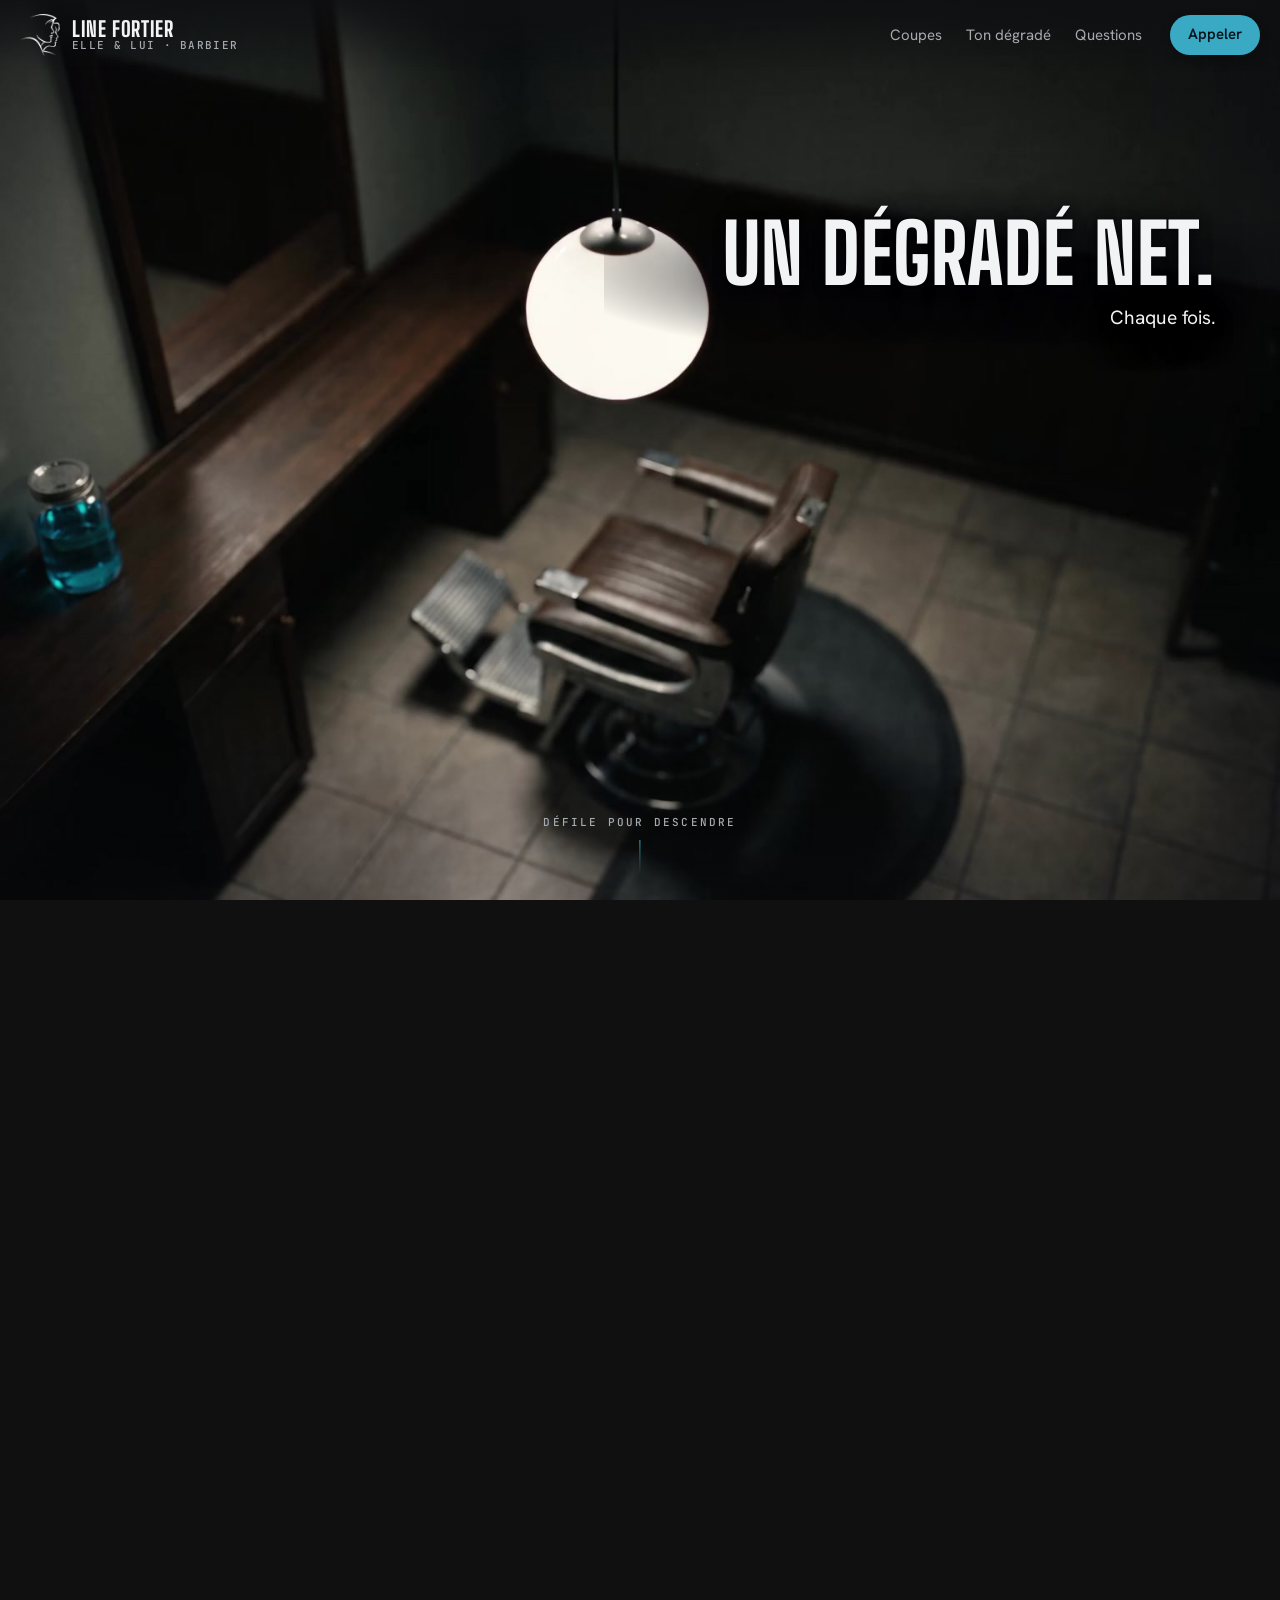
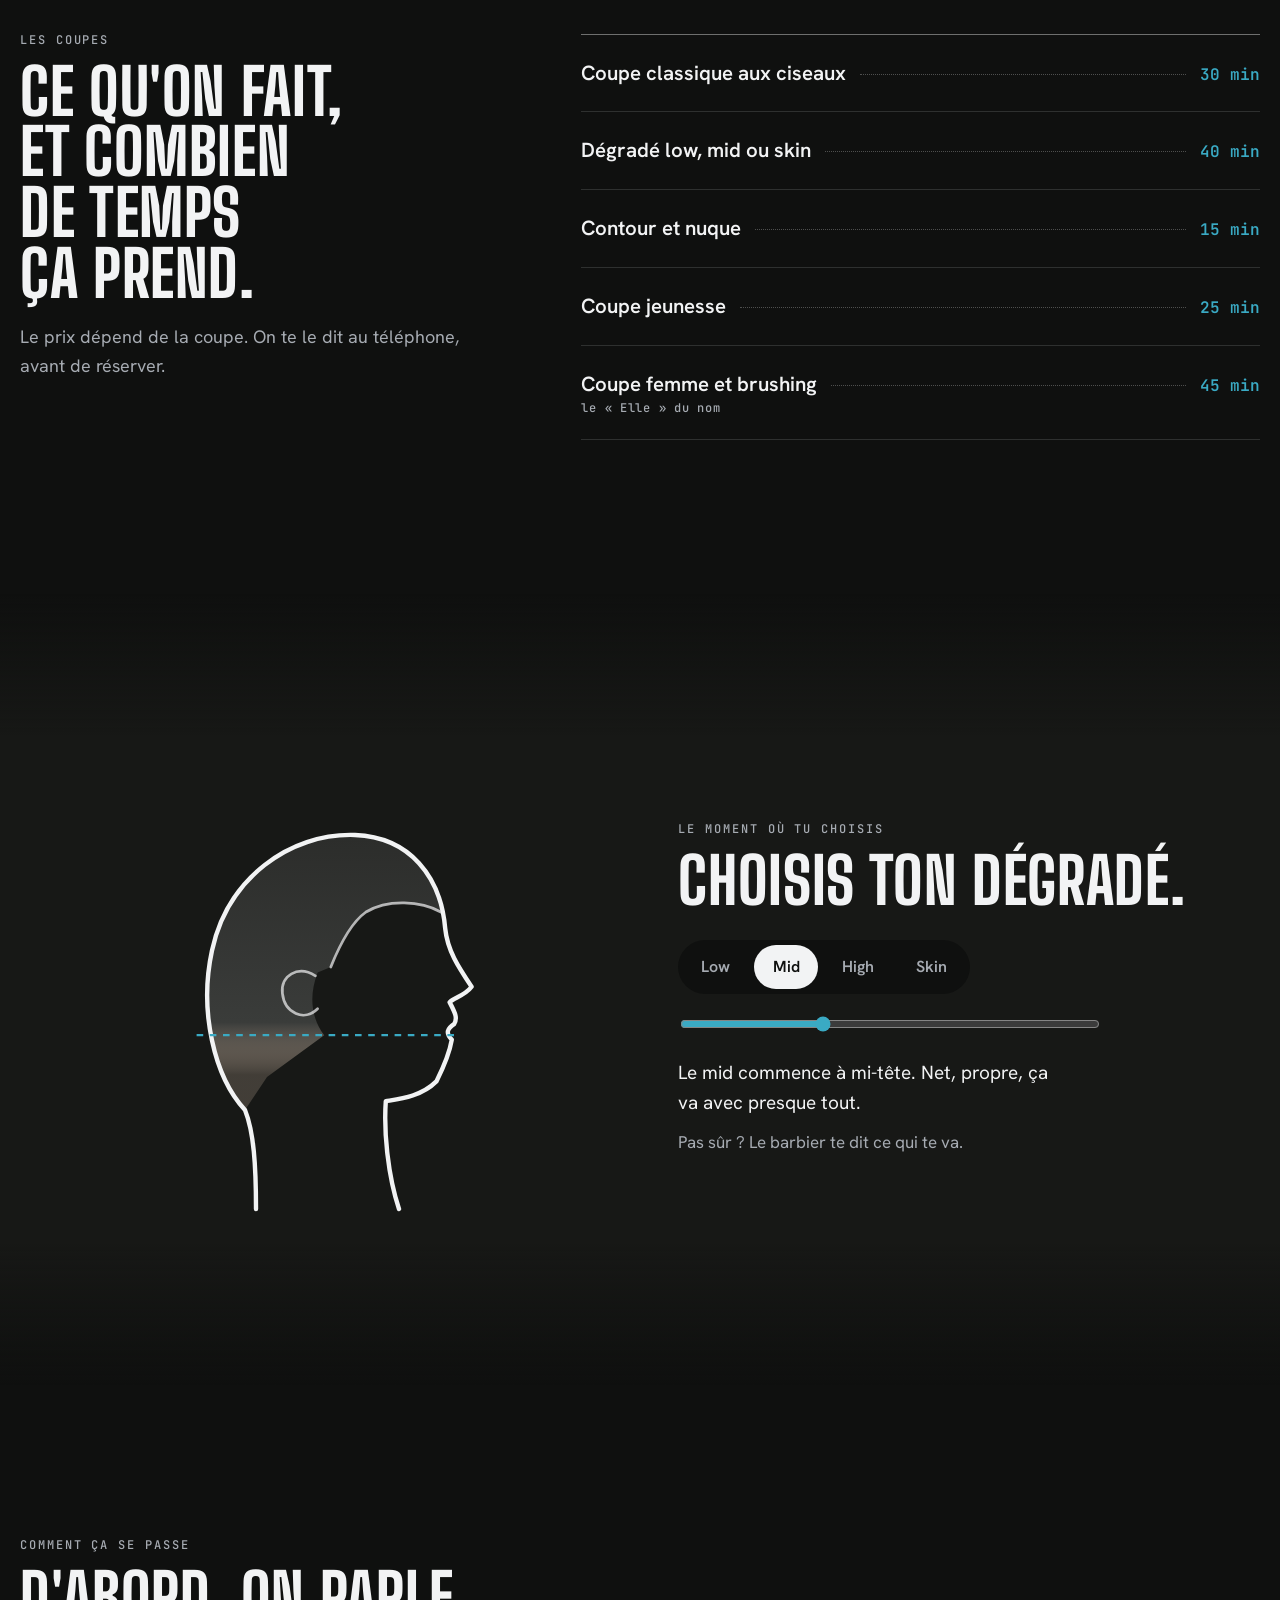
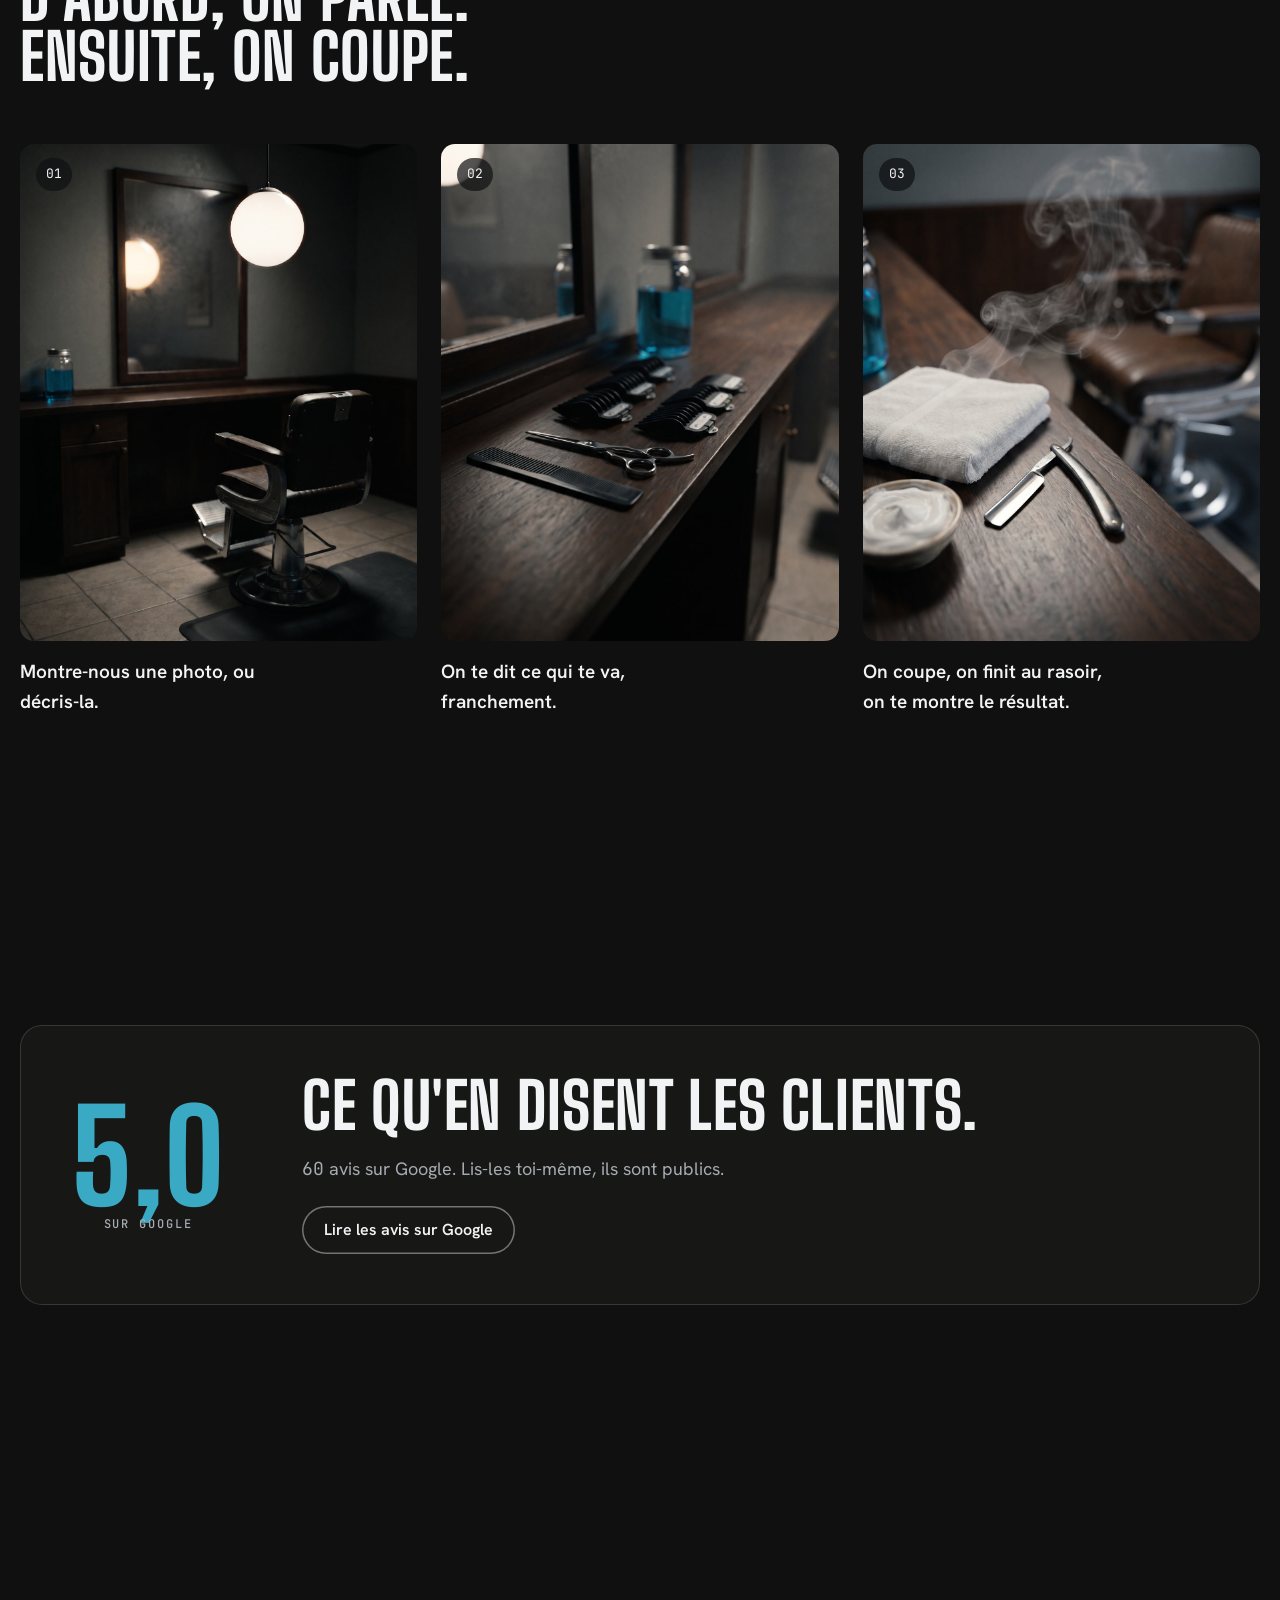
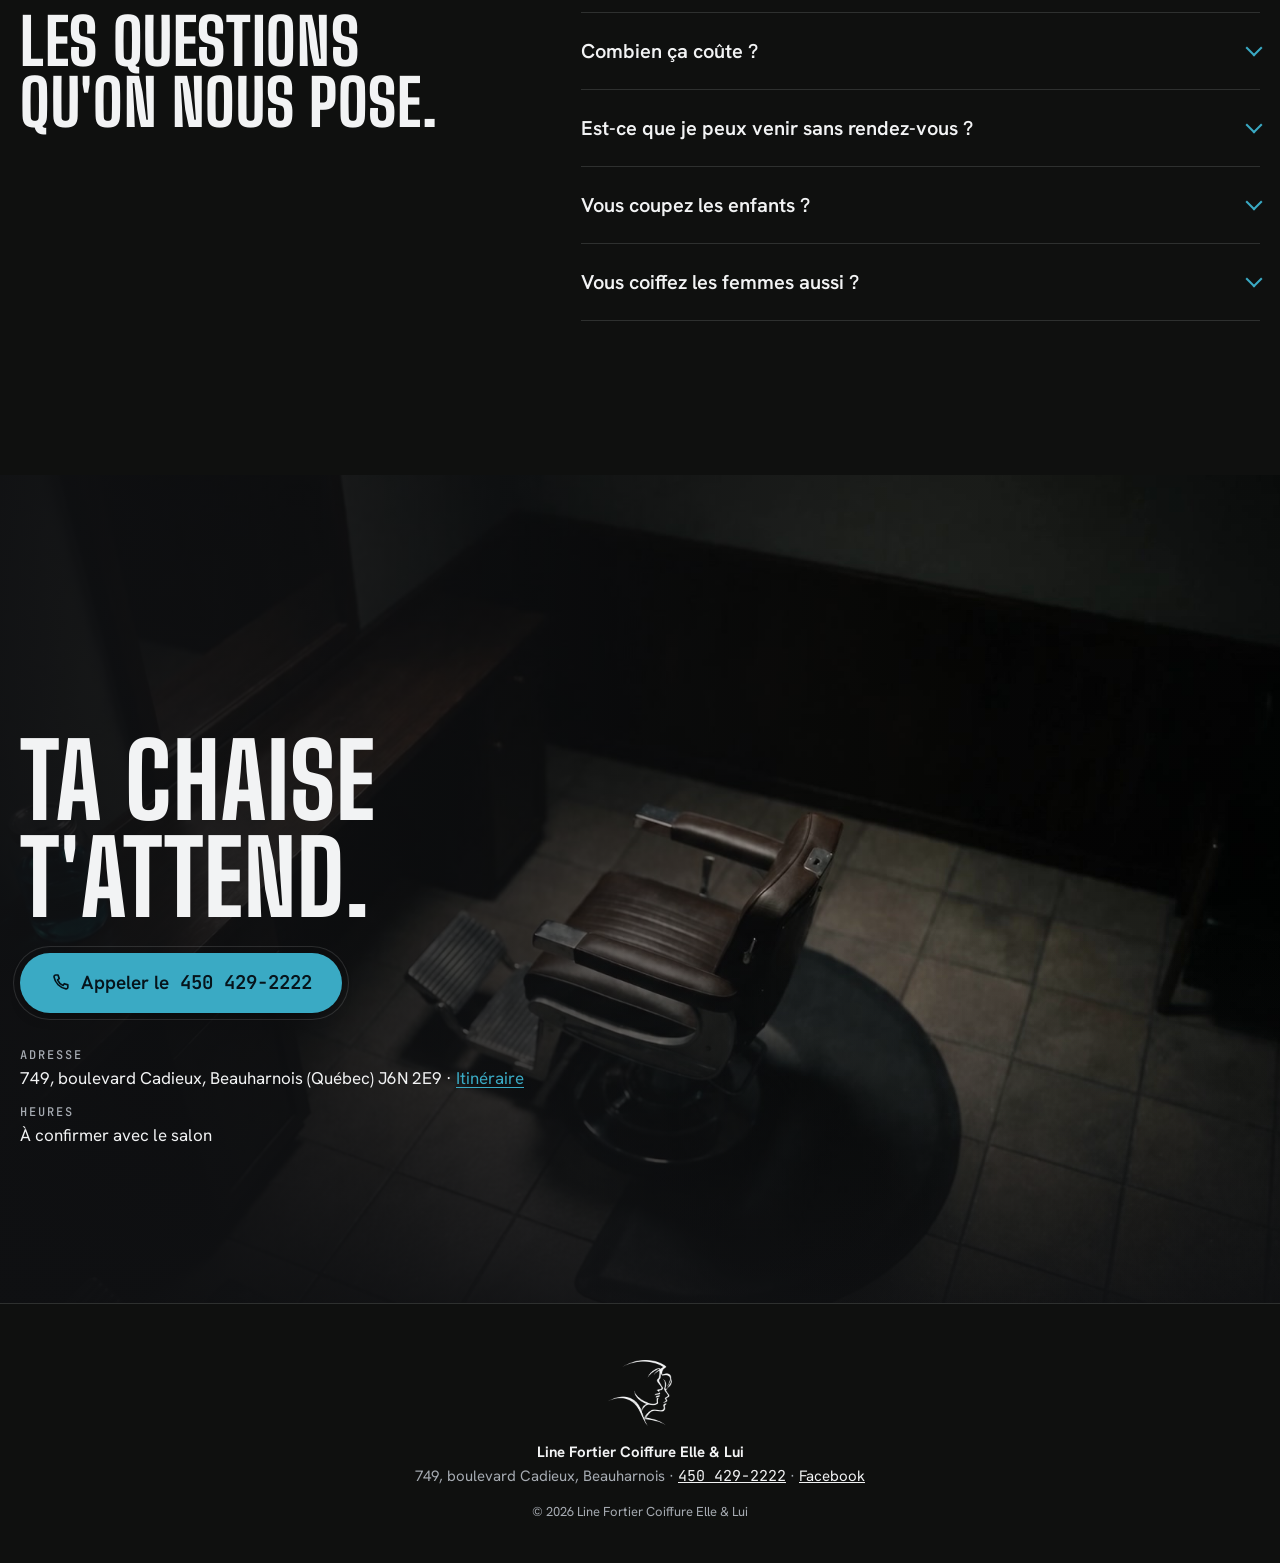
<file: clients/line-fortier-barbier/index.html>
<!doctype html>
<html lang="fr-CA">
<head>
<meta charset="utf-8">
<meta name="viewport" content="width=device-width, initial-scale=1, viewport-fit=cover">
<title>Barbier à Beauharnois · Line Fortier Coiffure Elle &amp; Lui</title>
<meta name="description" content="Barbier au 749, boulevard Cadieux, à Beauharnois. Dégradés nets, coupes aux ciseaux, contour et nuque. Ta chaise t'attend : appelle le 450 429-2222.">
<meta name="theme-color" content="#0f100f">
<link rel="icon" type="image/png" href="assets/favicon.png">
<!-- DEPLOY STEP : remplacer par l'adresse en ligne absolue -->
<meta property="og:type" content="website">
<meta property="og:locale" content="fr_CA">
<meta property="og:title" content="Line Fortier Coiffure Elle & Lui · Barbier à Beauharnois">
<meta property="og:description" content="Un dégradé net, chaque fois. 749, boulevard Cadieux, Beauharnois. 450 429-2222.">
<meta property="og:image" content="assets/hero-ending.jpg">
<meta property="og:url" content="https://example.com/">
<link rel="preconnect" href="https://fonts.googleapis.com">
<link rel="preconnect" href="https://fonts.gstatic.com" crossorigin>
<link rel="stylesheet" href="https://fonts.googleapis.com/css2?family=Big+Shoulders+Display:wght@700;800&family=Hanken+Grotesk:wght@400;600&family=JetBrains+Mono:wght@500&display=swap">
<link rel="stylesheet" href="assets/site.css">
<script type="application/ld+json">
{"@context":"https://schema.org","@type":"BarberShop","name":"Line Fortier Coiffure Elle & Lui","telephone":"+1-450-429-2222","address":{"@type":"PostalAddress","streetAddress":"749, boulevard Cadieux","addressLocality":"Beauharnois","addressRegion":"QC","postalCode":"J6N 2E9","addressCountry":"CA"},"areaServed":"Beauharnois","sameAs":["https://www.facebook.com/LFCellelui/"]}
</script>
</head>
<body>
<a class="skip" href="#main">Aller au contenu</a>
<div class="env" aria-hidden="true"></div>

<header class="nav" id="nav">
  <a class="brand" href="#top" aria-label="Line Fortier Coiffure, retour en haut">
    <img src="assets/logo.png" alt="" width="40" height="42">
    <span><b>Line Fortier</b><small>Elle &amp; Lui · Barbier</small></span>
  </a>
  <nav class="links" aria-label="Sections">
    <a href="#coupes">Coupes</a>
    <a href="#degrade">Ton dégradé</a>
    <a href="#questions">Questions</a>
  </nav>
  <a class="btn btn-accent btn-sm" href="tel:+14504292222">Appeler</a>
</header>

<main id="main" tabindex="-1">

<!-- ======= HERO : la caméra descend vers la chaise ======= -->
<section class="hero" id="top" aria-label="Ta chaise t'attend">
  <div class="stage" id="stage">
    <div class="poster" id="poster"></div>
    <video id="hero" preload="none" muted playsinline aria-hidden="true" tabindex="-1"></video>
    <div class="scrim" aria-hidden="true"></div>

    <div class="band b1 pos-r" data-a="0" data-b="0.26">
      <p class="sr">Un dégradé net. Chaque fois.</p>
      <div class="split blur" aria-hidden="true"><span class="soft">Un dégradé net.</span><span class="sharp">Un dégradé net.</span></div>
      <p class="sub" aria-hidden="true">Chaque fois.</p>
    </div>
    <div class="band b2 pos-r" data-a="0.30" data-b="0.54">
      <p class="sr">Pas de coupe pressée. On prend le temps de t'écouter.</p>
      <div class="split drift" aria-hidden="true" data-text="Pas de coupe pressée."></div>
      <p class="sub" aria-hidden="true">On prend le temps de t'écouter.</p>
    </div>
    <div class="band b3 pos-r" data-a="0.58" data-b="0.78" data-spread="0.5">
      <p class="sr">Pas d'attente. À l'heure dite, ta chaise est prête.</p>
      <div class="split snap" aria-hidden="true" data-text="Pas d'attente."></div>
      <p class="sub" aria-hidden="true">À l'heure dite, ta chaise est prête.</p>
    </div>
    <div class="band b4 settle pos-l" data-a="0.84" data-b="1">
      <h1 class="sr">Ta chaise t'attend. Barbier au 749, boulevard Cadieux, à Beauharnois.</h1>
      <div class="split rise" aria-hidden="true" data-text="Ta chaise t'attend."></div>
      <p class="sub s-late" aria-hidden="true">Line Fortier Coiffure Elle &amp; Lui · 749, boulevard Cadieux, Beauharnois</p>
      <div class="cta-row s-later">
        <a class="btn btn-accent" href="tel:+14504292222"><svg class="ico" viewBox="0 0 24 24" aria-hidden="true"><path d="M6.6 3.5h2.6l1.4 4.1-2 1.4a12 12 0 0 0 6.4 6.4l1.4-2 4.1 1.4v2.6a2 2 0 0 1-2.2 2A17 17 0 0 1 4.6 5.7a2 2 0 0 1 2-2.2Z"/></svg>Appeler le <span class="num">450 429-2222</span></a>
      </div>
    </div>

    <svg class="ring" viewBox="0 0 48 48" aria-hidden="true"><circle cx="24" cy="24" r="20" fill="none" stroke="currentColor" stroke-width="3" stroke-dasharray="126" style="stroke-dashoffset:var(--ld,126)"/></svg>
    <p class="cue" aria-hidden="true">Défile pour descendre</p>
  </div>

  <!-- Héros fixe : téléphones, tablettes debout, mouvement réduit -->
  <div class="static-hero">
    <img class="static-img" src="assets/hero-ending.jpg" alt="Une chaise de barbier en cuir sous une lampe blanche, dans le salon vide" width="1920" height="1080">
    <div class="static-copy">
      <h1>Ta chaise t'attend.</h1>
      <p>Un dégradé net, chaque fois. Barbier au 749, boulevard Cadieux, à Beauharnois.</p>
      <a class="btn btn-accent" href="tel:+14504292222">Appeler le <span class="num">450 429-2222</span></a>
    </div>
  </div>
</section>

<!-- ======= LES COUPES ======= -->
<section class="sec coupes" id="coupes" aria-labelledby="t-coupes">
  <svg class="fadeline" viewBox="0 0 1200 40" preserveAspectRatio="none" aria-hidden="true"><path d="M0 30 C 300 30 420 6 600 6 S 900 30 1200 30"/></svg>
  <div class="wrap coupes-grid">
    <div class="coupes-head reveal">
      <p class="label">Les coupes</p>
      <h2 id="t-coupes">Ce qu'on fait, et combien de temps ça prend.</h2>
      <p class="lede">Le prix dépend de la coupe. On te le dit au téléphone, avant de réserver.</p>
    </div>
    <!-- À CONFIRMER avec le salon : liste et durées reprises de l'ancien site -->
    <ul class="board reveal">
      <li><span>Coupe classique aux ciseaux</span><i></i><span class="num">30 min</span></li>
      <li><span>Dégradé low, mid ou skin</span><i></i><span class="num">40 min</span></li>
      <li><span>Contour et nuque</span><i></i><span class="num">15 min</span></li>
      <li><span>Coupe jeunesse</span><i></i><span class="num">25 min</span></li>
      <li><span>Coupe femme et brushing <small>le « Elle » du nom</small></span><i></i><span class="num">45 min</span></li>
    </ul>
  </div>
</section>

<!-- ======= LE MOMENT INTERACTIF : choisis ton dégradé ======= -->
<section class="sec degrade" id="degrade" aria-labelledby="t-degrade">
  <div class="wrap degrade-grid">
    <figure class="tete reveal" aria-hidden="true">
      <svg viewBox="0 0 400 440" id="tete">
        <defs>
          <linearGradient id="fondu" x1="0" y1="1" x2="0" y2="0">
            <stop offset="0" stop-color="#d9c2ad" stop-opacity=".22"/>
            <stop id="fd-a" offset="0.15" stop-color="#d9c2ad" stop-opacity=".22"/>
            <stop id="fd-b" offset="0.32" stop-color="#3a3c3a" stop-opacity="1"/>
            <stop offset="1" stop-color="#2a2b29" stop-opacity="1"/>
          </linearGradient>
          <clipPath id="cheveux"><path d="M140 330 C 112 300 98 240 110 185 C 124 120 180 78 240 80 C 285 82 312 110 318 150 C 300 140 270 138 250 150 C 236 160 226 180 218 200 L 206 205 C 198 226 200 246 212 262 L 160 300 Z"/></clipPath>
        </defs>
        <rect x="90" y="60" width="250" height="280" fill="url(#fondu)" clip-path="url(#cheveux)"/>
        <path class="trait" d="M150 420 C 150 380 148 350 140 330 C 112 300 98 240 110 185 C 124 120 180 78 240 80 C 290 82 318 118 322 165 C 324 185 334 200 346 218 C 340 226 330 228 326 232 C 330 240 334 246 330 252 C 324 256 322 260 328 266 C 326 278 320 292 314 304 C 300 318 280 320 268 322 C 266 350 270 390 280 420"/>
        <path class="trait fin" d="M204 208 C 188 198 172 208 174 224 C 176 242 194 250 206 238 M318 150 C 300 140 270 138 250 150 C 236 160 226 180 218 200"/>
        <line class="marque" id="ligne-fondu" x1="96" x2="330" y1="262" y2="262"/>
      </svg>
    </figure>
    <div class="degrade-copy reveal">
      <p class="label">Le moment où tu choisis</p>
      <h2 id="t-degrade">Choisis ton dégradé.</h2>
      <div class="choix" role="radiogroup" aria-label="Hauteur du dégradé">
        <button type="button" role="radio" aria-checked="false" data-h="low">Low</button>
        <button type="button" role="radio" aria-checked="true" data-h="mid">Mid</button>
        <button type="button" role="radio" aria-checked="false" data-h="high">High</button>
        <button type="button" role="radio" aria-checked="false" data-h="skin">Skin</button>
      </div>
      <input class="glisse" id="glisse" type="range" min="0" max="3" step="1" value="1" aria-label="Hauteur du dégradé, de low à skin">
      <p class="explique" id="explique" aria-live="polite">Le mid commence à mi-tête. Net, propre, ça va avec presque tout.</p>
      <p class="pas-sur">Pas sûr ? Le barbier te dit ce qui te va.</p>
    </div>
  </div>
</section>

<!-- ======= COMMENT ÇA SE PASSE ======= -->
<section class="sec etapes" id="etapes" aria-labelledby="t-etapes">
  <div class="wrap">
    <div class="etapes-head reveal">
      <p class="label">Comment ça se passe</p>
      <h2 id="t-etapes">D'abord, on parle. Ensuite, on coupe.</h2>
    </div>
    <ol class="etapes-list">
      <li class="etape reveal"><img src="assets/etape-1.jpg" alt="" width="1200" height="1490" loading="lazy"><span class="num">01</span><p>Montre-nous une photo, ou décris-la.</p></li>
      <li class="etape reveal"><img src="assets/etape-2.jpg" alt="" width="1200" height="1490" loading="lazy"><span class="num">02</span><p>On te dit ce qui te va, franchement.</p></li>
      <li class="etape reveal"><img src="assets/etape-3.jpg" alt="" width="1200" height="1490" loading="lazy"><span class="num">03</span><p>On coupe, on finit au rasoir, on te montre le résultat.</p></li>
    </ol>
  </div>
</section>

<!-- ======= AVIS ======= -->
<section class="sec avis" id="avis" aria-labelledby="t-avis">
  <div class="wrap avis-row reveal">
    <!-- À CONFIRMER : note et nombre d'avis Google -->
    <p class="note"><b class="num" data-count="5.0">5,0</b><span>sur Google</span></p>
    <div>
      <h2 id="t-avis">Ce qu'en disent les clients.</h2>
      <p class="lede"><span class="num">60</span> avis sur Google. Lis-les toi-même, ils sont publics.</p>
      <a class="btn btn-ghost" href="https://www.google.com/maps/search/?api=1&amp;query=Line+Fortier+Coiffure+Elle+et+Lui+Beauharnois" target="_blank" rel="noopener noreferrer">Lire les avis sur Google</a>
    </div>
  </div>
</section>

<!-- ======= QUESTIONS ======= -->
<section class="sec questions" id="questions" aria-labelledby="t-questions">
  <div class="wrap q-grid">
    <h2 id="t-questions" class="reveal">Les questions qu'on nous pose.</h2>
    <div class="faq reveal">
      <details><summary>Combien ça coûte ?</summary><p>Ça dépend de la coupe et de la longueur. On te donne le prix au téléphone, avant de réserver. Pas de surprise à la caisse.</p></details>
      <details><summary>Est-ce que je peux venir sans rendez-vous ?</summary><p>Appelle avant de te déplacer. S'il reste une chaise dans la journée, on te le dit.</p></details>
      <details><summary>Vous coupez les enfants ?</summary><p>Oui. La coupe jeunesse prend environ 25 minutes.</p></details>
      <details><summary>Vous coiffez les femmes aussi ?</summary><p>Oui, c'est le « Elle » du nom : coupe et brushing, mise en plis, couleur.</p></details>
    </div>
  </div>
</section>

<!-- ======= L'APPEL FINAL ======= -->
<section class="sec final" id="rendez-vous" aria-labelledby="t-final">
  <div class="final-img" aria-hidden="true"></div>
  <div class="wrap final-copy reveal">
    <h2 id="t-final">Ta chaise t'attend.</h2>
    <a class="btn btn-accent btn-lg" href="tel:+14504292222"><svg class="ico" viewBox="0 0 24 24" aria-hidden="true"><path d="M6.6 3.5h2.6l1.4 4.1-2 1.4a12 12 0 0 0 6.4 6.4l1.4-2 4.1 1.4v2.6a2 2 0 0 1-2.2 2A17 17 0 0 1 4.6 5.7a2 2 0 0 1 2-2.2Z"/></svg>Appeler le <span class="num">450 429-2222</span></a>
    <dl class="infos">
      <div><dt class="label">Adresse</dt><dd>749, boulevard Cadieux, Beauharnois (Québec) J6N 2E9 · <a href="https://www.google.com/maps/search/?api=1&amp;query=749+boulevard+Cadieux+Beauharnois+QC" target="_blank" rel="noopener noreferrer">Itinéraire</a></dd></div>
      <div><dt class="label">Heures</dt><dd>À confirmer avec le salon</dd></div>
    </dl>
  </div>
</section>
</main>

<footer class="foot">
  <img src="assets/logo.png" alt="Logo Line Fortier Coiffure Elle & Lui" width="64" height="67" loading="lazy">
  <p><b>Line Fortier Coiffure Elle &amp; Lui</b><br>749, boulevard Cadieux, Beauharnois · <a class="num" href="tel:+14504292222">450 429-2222</a> · <a href="https://www.facebook.com/LFCellelui/" target="_blank" rel="noopener noreferrer">Facebook</a></p>
  <p class="small">© <span id="year">2026</span> Line Fortier Coiffure Elle &amp; Lui</p>
</footer>

<script src="assets/site.js"></script>
</body>
</html>
</file>
<file: clients/line-fortier-barbier/assets/site.css>
/* Line Fortier Coiffure Elle & Lui · barbier · le site « La chaise » */
:root{
  --canvas:#0f100f;
  --panel:#171816;
  --panel-2:#1e201d;
  --accent:#3aaac4;
  --accent-hover:#62c0d6;
  --accent-muted:rgba(58,170,196,.28);
  --text-secondary:#a6abb2;
  --text-primary:#f2f3f4;
  --line:rgba(242,243,244,.14);
  --line-strong:rgba(242,243,244,.42);
  --display:"Big Shoulders Display","Arial Narrow",sans-serif;
  --body:"Hanken Grotesk","Helvetica Neue",Arial,sans-serif;
  --mono:"JetBrains Mono",ui-monospace,monospace;
  --e-out:cubic-bezier(.16,1,.3,1);
  --e-io:cubic-bezier(.65,0,.35,1);
  --tshadow:0 1px 2px rgba(5,5,10,.95),0 3px 12px rgba(5,5,10,.78),0 10px 44px rgba(5,5,10,.8);
  --gut:max(20px,env(safe-area-inset-left,0px));
}
*,*::before,*::after{box-sizing:border-box}
html{overflow-x:hidden;overflow-x:clip;-webkit-text-size-adjust:100%;scroll-padding-top:80px}
body{margin:0;overflow-x:hidden;overflow-x:clip;background:var(--canvas);color:var(--text-primary);font:400 17px/1.6 var(--body);-webkit-font-smoothing:antialiased;opacity:0;animation:page-in .9s var(--e-out) forwards}
@keyframes page-in{to{opacity:1}}
h1,h2,h3,p,dl,dd,ol,ul,figure{margin:0}
a{color:inherit}
img{display:block;max-width:100%;height:auto}
::selection{background:var(--accent);color:#06141b}
:focus-visible{outline:2px solid var(--accent);outline-offset:3px;border-radius:4px}
.sr{position:absolute!important;width:1px;height:1px;overflow:hidden;clip:rect(0 0 0 0);white-space:nowrap}
.skip{position:fixed;left:12px;top:-60px;z-index:100;background:var(--accent);color:#06141b;padding:10px 16px;font-weight:600;border-radius:8px;text-decoration:none}
.skip:focus{top:12px}
.num{font-family:var(--mono);font-variant-numeric:tabular-nums;white-space:nowrap}
.label{font:500 12px/1 var(--mono);letter-spacing:.16em;text-transform:uppercase;color:var(--text-secondary)}
.ico{width:1.1em;height:1.1em;fill:none;stroke:currentColor;stroke-width:1.9;stroke-linejoin:round;flex:none}
.wrap{width:min(1280px,100% - 2*var(--gut));margin-inline:auto}

/* environnement : grain + lumière qui dérive lentement */
.env{position:fixed;inset:0;z-index:-1;pointer-events:none;background:
  radial-gradient(60% 50% at 70% 10%,rgba(200,215,230,.05),transparent 70%),var(--canvas)}
.env::after{content:"";position:absolute;inset:-20%;background:radial-gradient(30% 30% at 50% 50%,rgba(58,170,196,.05),transparent 70%);animation:drift 70s linear infinite;animation-delay:-12s}
@keyframes drift{0%{transform:translate(-10%,-6%)}50%{transform:translate(12%,8%)}100%{transform:translate(-10%,-6%)}}

/* boutons */
.btn{display:inline-flex;align-items:center;justify-content:center;gap:.55em;min-height:48px;padding:0 22px;border-radius:999px;font:600 16px/1 var(--body);text-decoration:none;cursor:pointer;border:0;transition:background-color .25s var(--e-out),transform .2s var(--e-out),box-shadow .25s var(--e-out)}
.btn:active{transform:scale(.97)}
.btn-accent{background:var(--accent);color:#06141b;box-shadow:0 6px 16px -8px rgba(0,0,0,.65)}
.btn-ghost{background:transparent;color:var(--text-primary);box-shadow:inset 0 0 0 1.5px var(--line-strong)}
.btn-sm{min-height:40px;padding:0 18px;font-size:15px}
.btn-lg{min-height:60px;padding:0 30px;font-size:19px}
@media (hover:hover) and (pointer:fine){
  .btn-accent:hover{background:var(--accent-hover)}
  .btn-ghost:hover{box-shadow:inset 0 0 0 1.5px var(--text-primary)}
}
@media (pointer:coarse){.btn{min-height:44px;display:inline-flex;align-items:center;justify-content:center}}

/* navigation */
.nav{position:fixed;inset:0 0 auto;z-index:50;display:flex;align-items:center;gap:28px;padding:14px var(--gut);background:linear-gradient(rgba(15,16,18,.85),rgba(15,16,18,0));transition:background-color .3s}
.nav.solid{background:rgba(15,16,18,.92);box-shadow:0 1px 0 var(--line)}
.brand{display:flex;align-items:center;gap:12px;text-decoration:none}
.brand img{width:40px;height:auto}
.brand span{display:grid;line-height:1.05}
.brand b{font:800 21px/1 var(--display);letter-spacing:.03em;text-transform:uppercase}
.brand small{font:500 11px/1.2 var(--mono);letter-spacing:.12em;text-transform:uppercase;color:var(--text-secondary)}
.links{display:flex;gap:24px;margin-left:auto}
.links a{text-decoration:none;font-size:15px;color:var(--text-secondary);padding:8px 0;transition:color .25s}
@media (hover:hover){.links a:hover{color:var(--text-primary)}}
@media (max-width:760px){.links{display:none}.nav .btn{margin-left:auto}}

/* ===== HÉROS ===== */
.hero{position:relative;height:520vh}
.stage{position:sticky;top:0;height:100vh;height:100svh;overflow:hidden}
.poster,#hero{position:absolute;inset:0;width:100%;height:100%}
.poster{background:#0b0c0e center/cover no-repeat}
#hero{object-fit:cover;opacity:0;transition:opacity .8s var(--e-out);will-change:transform;transform:translateZ(0)}
.stage.video-ready #hero{opacity:1}
.stage.video-failed #hero{display:none}
.scrim{position:absolute;inset:0;pointer-events:none;background:radial-gradient(ellipse 120% 90% at 50% 45%,rgba(10,10,18,0) 35%,rgba(10,10,18,.62) 100%)}

.band{position:absolute;isolation:isolate;max-width:min(620px,46vw);opacity:0;text-shadow:var(--tshadow);pointer-events:none}
.band.on{pointer-events:auto}
.band::before{content:"";position:absolute;inset:-30% -24%;z-index:-1;pointer-events:none;opacity:calc(.25 + .75*var(--k,1));background:radial-gradient(ellipse 74% 62% at 50% 50%,rgba(5,5,10,var(--peak,.66)) 0%,rgba(5,5,10,calc(var(--peak,.66)*.66)) 46%,rgba(5,5,10,0) 76%)}
.band.pos-r{right:max(5vw,var(--gut));top:24vh;text-align:right}
.band.pos-l{left:max(5vw,var(--gut));bottom:14vh}
.band .sub{margin-top:14px;font:400 clamp(18px,1.5vw,22px)/1.4 var(--body);color:var(--text-primary);opacity:calc(var(--k,0));transform:translateY(calc((1 - var(--k,0))*10px))}
.split{font:800 clamp(52px,6.4vw,104px)/.92 var(--display);text-transform:uppercase;letter-spacing:.01em}
.split .w{display:inline-block;white-space:nowrap}
.split .c{display:inline-block;will-change:transform,opacity}

/* (c) flou vers net : la lumière qui fait le point */
.split.blur{position:relative;display:grid}
.split.blur span{grid-area:1/1}
.split.blur .soft{filter:blur(10px);opacity:calc(1 - var(--k,0))}
.split.blur .sharp{opacity:var(--k,0)}
/* (f) dérive vers le bas : la descente */
.split.drift .w{--kc:clamp(0,(var(--k,0) - var(--th,0))*2.8,1);opacity:var(--kc);transform:translateY(calc((1 - var(--kc))*-28px))}
/* (b) alignement de grille : la précision */
.split.snap .c{--kc:clamp(0,(var(--k,0) - var(--th,0))*2.6,1);opacity:var(--kc);transform:translateX(calc((1 - var(--kc))*var(--jx,0px)))}
/* (e) montée mot par mot puis arrivée en trois temps */
.split.rise .w{--kc:clamp(0,(var(--k,0) - var(--th,0))*3,1);opacity:var(--kc);transform:translateY(calc((1 - var(--kc))*.5em))}
.settle{--peak:.9}
.band.settle.pos-l{bottom:6vh}
.band.settle::after{content:"";position:absolute;inset:-14% -18% -18% -22%;z-index:-1;pointer-events:none;opacity:var(--k,0);background:radial-gradient(ellipse 70% 75% at 40% 45%,rgba(5,5,10,.6) 0%,rgba(5,5,10,.4) 55%,rgba(5,5,10,0) 85%)}
.settle .s-late{--ks:clamp(0,(var(--k,0) - .66)*4,1);opacity:var(--ks);transform:none;font:500 15px/1.5 var(--mono);letter-spacing:.04em;color:var(--text-primary);max-width:34ch}
.settle .s-later{--kb:clamp(0,(var(--k,0) - .78)*5,1);opacity:var(--kb);margin-top:22px}
.settle .btn{text-shadow:none}

.ring{position:absolute;right:var(--gut);bottom:24px;width:34px;height:34px;color:var(--accent);transform:rotate(-90deg);transition:opacity .5s}
.stage.video-ready .ring,.stage.video-failed .ring{opacity:0}
.cue{position:absolute;left:50%;bottom:26px;transform:translateX(-50%);font:500 11px/1 var(--mono);letter-spacing:.2em;text-transform:uppercase;color:var(--text-secondary);opacity:var(--cue,1);transition:opacity .4s}
.cue::after{content:"";display:block;width:1px;height:34px;margin:12px auto 0;background:linear-gradient(var(--accent),transparent);animation:goutte 2.4s var(--e-out) infinite;animation-delay:-.8s}
@keyframes goutte{0%{transform:scaleY(0);transform-origin:top}50%{transform:scaleY(1);transform-origin:top}51%{transform-origin:bottom}100%{transform:scaleY(0);transform-origin:bottom}}
@media (max-height:560px){.cue,.ring{display:none}}

.static-hero{display:none}
/* les cinq portes du héros fixe : identiques dans le JS */
@media (max-width: 720px), (orientation: portrait) and (max-width: 1024px), (orientation: portrait) and (pointer: coarse), (orientation: landscape) and (pointer: coarse) and (max-height: 560px), (prefers-reduced-motion: reduce){
  .hero{height:auto}
  .stage{display:none}
  .static-hero{display:block;position:relative;min-height:100svh}
  .static-img{position:absolute;inset:0;width:100%;height:100%;object-fit:cover;object-position:62% 50%}
  .static-hero::after{content:"";position:absolute;inset:0;background:linear-gradient(180deg,rgba(15,16,18,.2) 0%,rgba(15,16,18,.15) 40%,rgba(15,16,18,.92) 100%)}
  .static-copy{position:relative;z-index:1;display:grid;gap:16px;align-content:end;min-height:100svh;padding:110px var(--gut) 44px;text-shadow:var(--tshadow)}
  .static-copy h1{font:800 clamp(56px,15vw,96px)/.92 var(--display);text-transform:uppercase}
  .static-copy p{font-size:18px;max-width:30ch}
  .static-copy .btn{justify-self:start;text-shadow:none}
}

/* ===== SECTIONS ===== */
.sec{position:relative;padding:clamp(96px,12vw,170px) 0}
h2{font:800 clamp(40px,5vw,76px)/.95 var(--display);text-transform:uppercase;letter-spacing:.01em;text-wrap:balance}
.lede{margin-top:18px;font-size:18px;color:var(--text-secondary);max-width:46ch}
.reveal{opacity:0;transform:translateY(26px);transition:opacity .9s var(--e-out),transform .9s var(--e-out)}
.reveal.in{opacity:1;transform:none}

/* ligne de dégradé qui se dessine */
.fadeline{position:absolute;left:0;top:0;width:100%;height:40px;fill:none;stroke:var(--line-strong);stroke-width:1.5;stroke-dasharray:1300;stroke-dashoffset:calc(1300*(1 - var(--draw,0)))}

/* les coupes : le tableau du barbier */
.coupes-grid{display:grid;grid-template-columns:minmax(0,5fr) minmax(0,7fr);gap:clamp(32px,6vw,96px);align-items:start}
.coupes-head h2{max-width:12ch;margin-top:16px}
.board{list-style:none;padding:0;border-top:1px solid var(--line-strong)}
.board li{display:flex;align-items:baseline;gap:14px;padding:22px 0;border-bottom:1px solid var(--line);font-size:clamp(19px,1.6vw,23px);font-weight:600}
.board li i{flex:1;border-bottom:1px dotted rgba(242,243,244,.28);transform:translateY(-5px)}
.board li small{display:block;font:500 12px/1.4 var(--mono);letter-spacing:.06em;color:var(--text-secondary);font-weight:500}
.board .num{color:var(--accent);font-size:16px}
.reveal.board li{opacity:0;transform:translateX(-14px);transition:opacity .7s var(--e-out),transform .7s var(--e-out)}
.reveal.board.in li{opacity:1;transform:none}
.reveal.board.in li:nth-child(2){transition-delay:.08s}.reveal.board.in li:nth-child(3){transition-delay:.16s}
.reveal.board.in li:nth-child(4){transition-delay:.24s}.reveal.board.in li:nth-child(5){transition-delay:.32s}
.reveal.board.in.fini li:nth-child(n){transition-delay:0s}

/* choisis ton dégradé */
.degrade{background:linear-gradient(180deg,transparent,var(--panel) 18%,var(--panel) 82%,transparent)}
.degrade-grid{display:grid;grid-template-columns:minmax(0,1fr) minmax(0,1fr);gap:clamp(32px,6vw,96px);align-items:center}
.tete svg{width:min(440px,100%);margin-inline:auto;display:block;overflow:visible}
.tete .trait{fill:none;stroke:var(--text-primary);stroke-width:4;stroke-linecap:round;stroke-linejoin:round}
.tete .trait.fin{stroke-width:2.5;opacity:.7}
.tete .marque{stroke:var(--accent);stroke-width:2;stroke-dasharray:6 6;transition:transform .6s var(--e-out)}
.tete stop{transition:offset .6s var(--e-out)}
.degrade-copy h2{margin-top:16px}
.choix{display:flex;gap:6px;margin-top:28px;padding:5px;border-radius:999px;background:var(--canvas);width:max-content;max-width:100%}
.choix button{min-height:44px;min-width:64px;padding:0 18px;border:0;border-radius:999px;background:transparent;color:var(--text-secondary);font:600 16px var(--body);cursor:pointer;transition:background-color .25s var(--e-out),color .25s}
.choix button[aria-checked="true"]{background:var(--text-primary);color:var(--canvas)}
.glisse{width:100%;max-width:420px;margin-top:22px;accent-color:var(--accent)}
.explique{margin-top:18px;font-size:19px;max-width:34ch;min-height:3.2em}
.pas-sur{margin-top:10px;color:var(--text-secondary)}

/* étapes */
.etapes-head h2{margin-top:16px;max-width:16ch}
.etapes-list{list-style:none;padding:0;margin-top:56px;display:grid;grid-template-columns:repeat(3,minmax(0,1fr));gap:24px}
.etape{position:relative}
.etape img{aspect-ratio:4/5;object-fit:cover;border-radius:14px;width:100%;background:var(--panel)}
.etape .num{position:absolute;top:14px;left:16px;font-size:13px;color:var(--text-primary);background:rgba(15,16,18,.7);padding:6px 10px;border-radius:999px}
.etape p{margin-top:16px;font-size:19px;font-weight:600;max-width:24ch}
.reveal.etape:nth-child(2){transition-delay:.1s}.reveal.etape:nth-child(3){transition-delay:.2s}

/* avis */
.avis-row{display:grid;grid-template-columns:auto minmax(0,1fr);gap:clamp(28px,6vw,96px);align-items:center;padding:clamp(32px,4vw,56px);background:var(--panel);border-radius:22px;box-shadow:inset 0 0 0 1px var(--line)}
.note{display:grid;justify-items:center;gap:4px}
.note b{font:800 clamp(88px,10vw,150px)/.9 var(--display);color:var(--accent)}
.note span{font:500 12px/1 var(--mono);letter-spacing:.16em;text-transform:uppercase;color:var(--text-secondary)}
.avis-row .btn{margin-top:22px}

/* questions */
.q-grid{display:grid;grid-template-columns:minmax(0,5fr) minmax(0,7fr);gap:clamp(32px,6vw,96px);align-items:start}
.faq details{border-top:1px solid var(--line)}
.faq details:last-child{border-bottom:1px solid var(--line)}
.faq summary{list-style:none;cursor:pointer;display:flex;justify-content:space-between;align-items:center;gap:16px;padding:22px 0;font-size:20px;font-weight:600}
.faq summary::-webkit-details-marker{display:none}
.faq summary::after{content:"";width:12px;height:12px;flex:none;border-right:2px solid var(--accent);border-bottom:2px solid var(--accent);transform:translateY(-3px) rotate(45deg);transition:transform .3s var(--e-out)}
.faq details[open] summary::after{transform:translateY(3px) rotate(225deg)}
.faq details p{padding:0 0 22px;color:var(--text-secondary);max-width:56ch}

/* appel final, sur l'image de fin */
.final{min-height:92vh;display:grid;align-items:end;overflow:hidden}
.final-img{position:absolute;inset:0;background:#0b0c0e url("hero-ending.jpg") 62% 50%/cover no-repeat}
.final-img::after{content:"";position:absolute;inset:0;background:linear-gradient(90deg,rgba(15,16,18,.94) 0%,rgba(15,16,18,.7) 40%,rgba(15,16,18,.05) 75%),linear-gradient(0deg,rgba(15,16,18,.9),transparent 45%)}
.final-copy{position:relative;display:grid;gap:26px;justify-items:start}
.final-copy h2{font-size:clamp(56px,8vw,128px);max-width:9ch}
.infos{display:grid;gap:14px;margin-top:10px}
.infos dd{margin:4px 0 0;font-size:17px}
.infos a{color:var(--accent);text-underline-offset:.2em}
.final .btn-accent{position:relative}
.final .btn-accent::after{content:"";position:absolute;inset:-6px;border-radius:999px;box-shadow:0 0 0 1px rgba(242,243,244,.22);opacity:.6;animation:pouls 4.5s var(--e-io) infinite;animation-delay:-1.2s}
@keyframes pouls{50%{opacity:0;transform:scale(1.08)}}

.foot{display:grid;justify-items:center;gap:14px;text-align:center;padding:56px var(--gut) calc(40px + env(safe-area-inset-bottom,0px));border-top:1px solid var(--line);color:var(--text-secondary);font-size:15px}
.foot img{width:64px}
.foot b{color:var(--text-primary)}
.foot a{color:var(--text-primary)}
.foot .small{font-size:13px}

body.paused *,body.paused *::before,body.paused *::after{animation-play-state:paused!important}

@media (max-width:860px){
  .coupes-grid,.degrade-grid,.q-grid{grid-template-columns:minmax(0,1fr)}
  .etapes-list{grid-template-columns:minmax(0,1fr)}
  .etape img{aspect-ratio:16/10}
  .avis-row{grid-template-columns:minmax(0,1fr);justify-items:start}
  .note{justify-items:start}
  .final-img::after{background:linear-gradient(0deg,rgba(15,16,18,.96) 30%,rgba(15,16,18,.3) 80%)}
}

@media (prefers-reduced-motion:reduce){
  *,*::before,*::after{animation:none!important;transition:none!important;transition-delay:0s!important}
  body{opacity:1}
  .reveal,.reveal.board li{opacity:1;transform:none}
  .fadeline{stroke-dashoffset:0}
}
</file>
